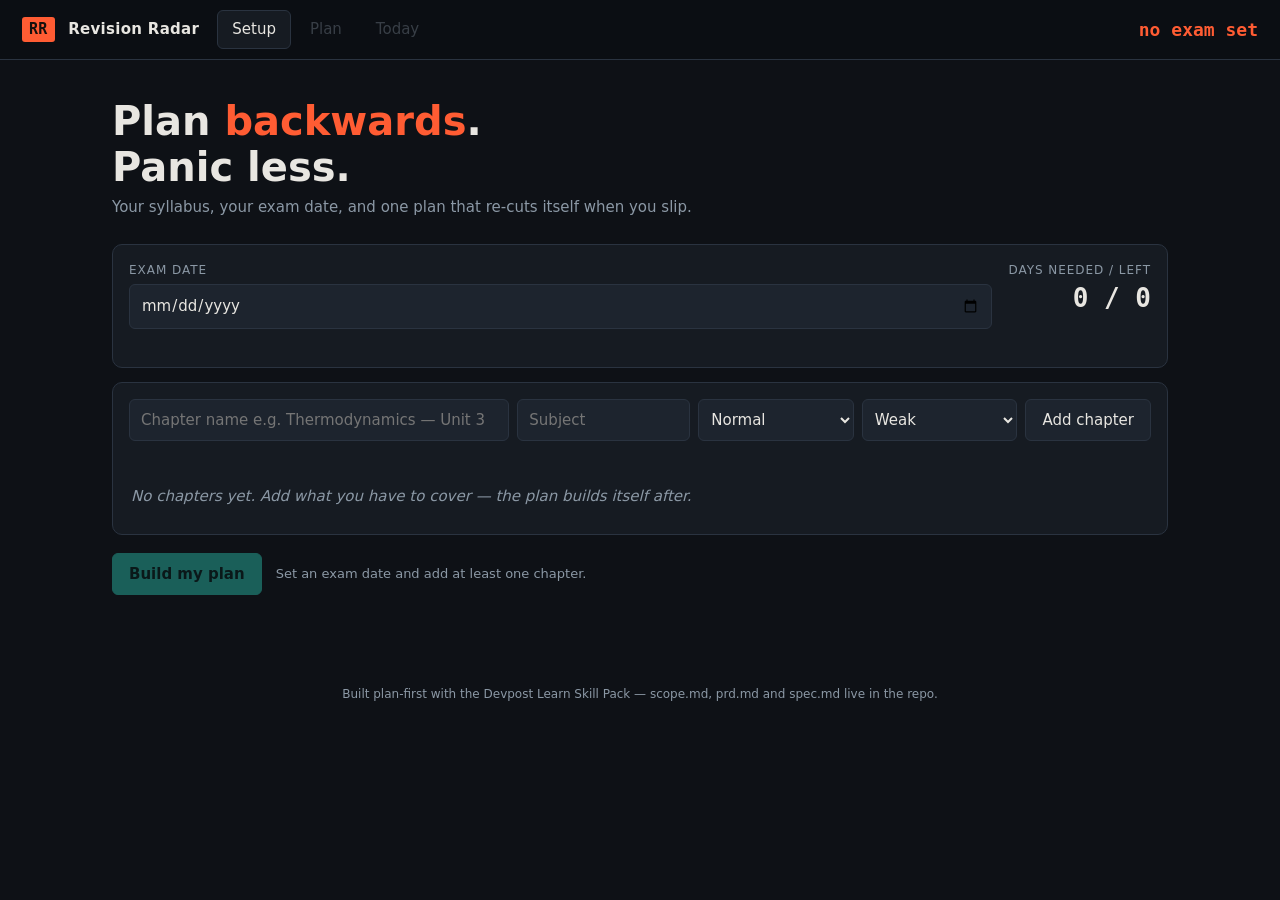
<file: index.html>
<!DOCTYPE html>
<html lang="en">
<head>
<meta charset="UTF-8">
<meta name="viewport" content="width=device-width, initial-scale=1.0">
<title>Revision Radar — plan backwards, panic less</title>
<meta name="description" content="Turn a syllabus and an exam date into a day-by-day revision plan that re-cuts itself when you slip.">
<link rel="stylesheet" href="styles.css">
</head>
<body>
<header class="topbar">
  <div class="brand"><span class="brand-mark">RR</span> Revision Radar</div>
  <nav class="tabs" id="tabs">
    <button data-view="setup" class="tab active">Setup</button>
    <button data-view="plan" class="tab" id="tabPlan" disabled>Plan</button>
    <button data-view="today" class="tab" id="tabToday" disabled>Today</button>
  </nav>
  <div class="countdown" id="countdown" title="Time until exam">--</div>
</header>

<main>
  <!-- SETUP -->
  <section id="view-setup" class="view active">
    <div class="hero">
      <h1>Plan <span class="hl">backwards</span>.<br>Panic less.</h1>
      <p class="sub">Your syllabus, your exam date, and one plan that re-cuts itself when you slip.</p>
    </div>
    <div class="panel">
      <div class="field-row">
        <div class="field grow">
          <label for="examDate">Exam date</label>
          <input type="date" id="examDate">
          <div class="err" id="dateErr"></div>
        </div>
        <div class="field meter-box">
          <span class="meter-label">days needed / left</span>
          <span class="meter" id="meter">0 / 0</span>
        </div>
      </div>
    </div>
    <div class="panel">
      <div class="add-row" id="addRow">
        <input type="text" id="chName" placeholder="Chapter name e.g. Thermodynamics — Unit 3">
        <input type="text" id="chSubject" placeholder="Subject">
        <select id="chWeight">
          <option value="heavy">Heavy weight</option>
          <option value="normal" selected>Normal</option>
          <option value="light">Light</option>
        </select>
        <select id="chConf">
          <option value="weak" selected>Weak</option>
          <option value="okay">Okay</option>
          <option value="strong">Strong</option>
        </select>
        <button id="addBtn" class="btn">Add chapter</button>
      </div>
      <div class="err" id="chErr"></div>
      <div id="chList" class="ch-list"></div>
      <div class="empty" id="chEmpty">No chapters yet. Add what you have to cover — the plan builds itself after.</div>
    </div>
    <div class="action-bar">
      <button id="buildBtn" class="btn primary" disabled>Build my plan</button>
      <div class="hint" id="buildHint">Set an exam date and add at least one chapter.</div>
    </div>
  </section>

  <!-- PLAN -->
  <section id="view-plan" class="view">
    <div class="plan-head">
      <div>
        <h2 id="examLine">Exam in -- days</h2>
        <div class="meter-line">days needed <b id="meter2">0/0</b> <span id="panicFlag" class="panic hidden">PANIC</span></div>
      </div>
      <div class="plan-actions">
        <button id="replanBtn" class="btn">Re-plan</button>
        <button id="slipBtn" class="btn warn">I slipped a day</button>
        <button id="backBtn" class="btn ghost">Edit syllabus</button>
      </div>
    </div>
    <div class="banner hidden" id="cutBanner"></div>
    <div class="progress-strip"><div class="progress" id="progress"></div></div>
    <div class="day-rail" id="dayRail"></div>
  </section>

  <!-- TODAY -->
  <section id="view-today" class="view">
    <div class="today-card" id="todayCard"></div>
    <div class="today-links"><a href="#" data-goto="plan">See the whole plan</a> · <a href="#" data-goto="setup">Edit syllabus</a></div>
  </section>
</main>

<footer class="foot">Built plan-first with the Devpost Learn Skill Pack — scope.md, prd.md and spec.md live in the repo.</footer>
<script src="plan.js"></script>
<script src="app.js"></script>
</body>
</html>
</file>
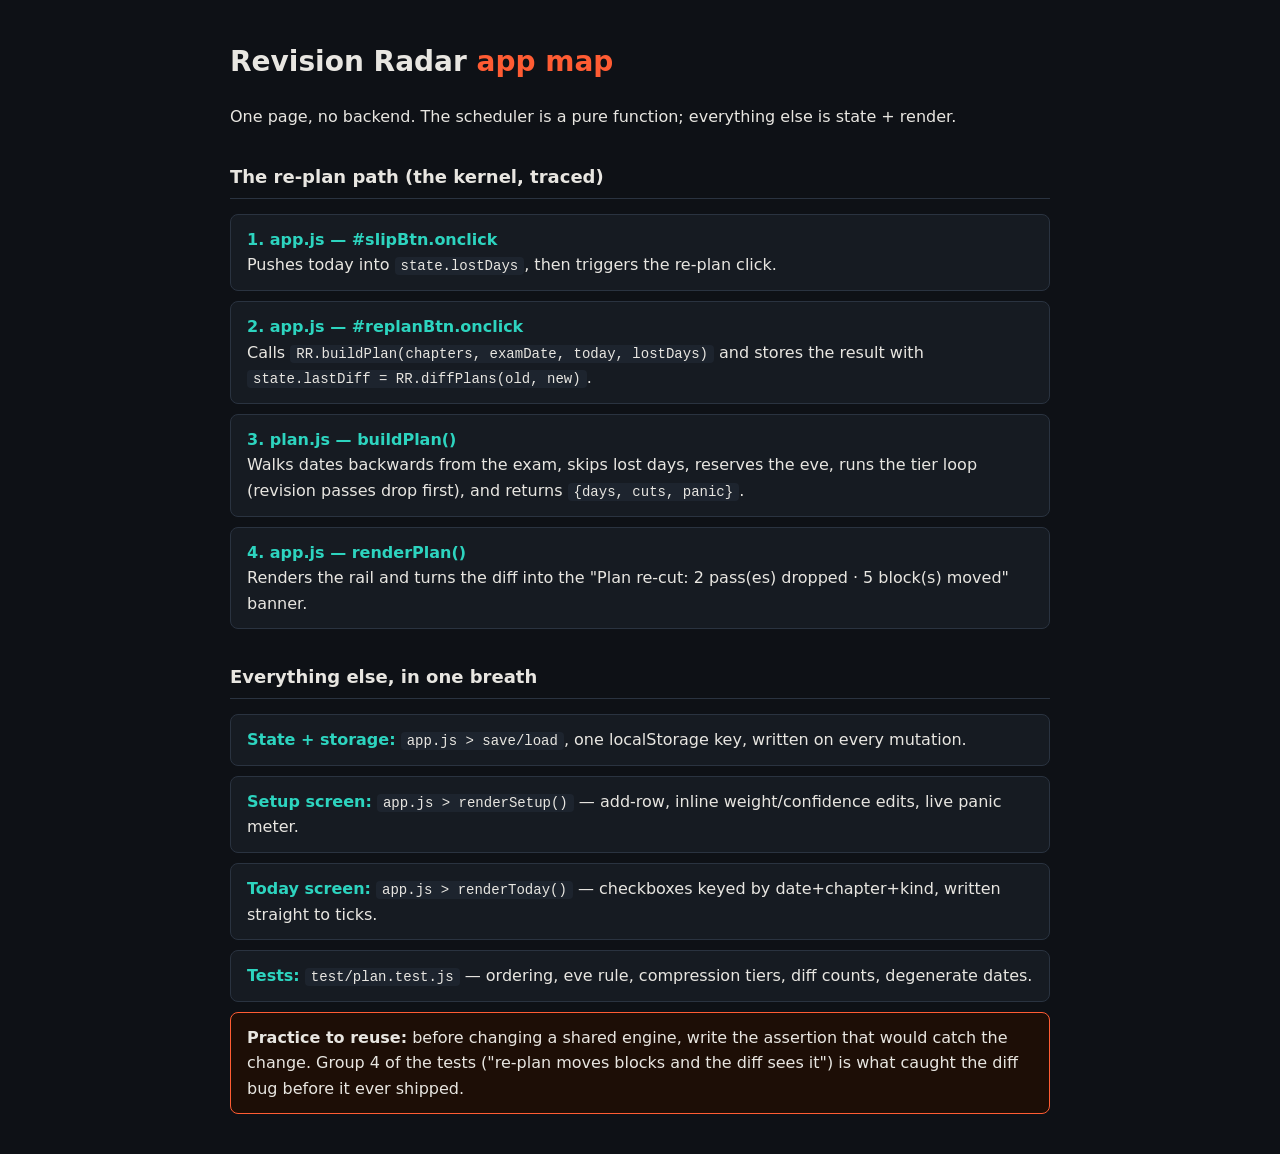
<file: devpost/app-map.html>
<!DOCTYPE html>
<html lang="en">
<head>
<meta charset="UTF-8">
<title>Revision Radar — App Map</title>
<style>
  body { font-family: system-ui, sans-serif; background: #0e1116; color: #e8e6e1; max-width: 820px; margin: 40px auto; padding: 0 20px; line-height: 1.6; }
  h1 { font-size: 28px; } h1 span { color: #ff5c33; }
  h2 { font-size: 18px; border-bottom: 1px solid #2a3340; padding-bottom: 6px; margin-top: 34px; }
  code { background: #1d242e; padding: 1px 6px; border-radius: 4px; font-size: 14px; }
  .stop { background: #161b22; border: 1px solid #2a3340; border-radius: 8px; padding: 12px 16px; margin: 10px 0; }
  .stop b { color: #2dd4bf; }
  .practice { background: #1d0e06; border: 1px solid #ff5c33; border-radius: 8px; padding: 12px 16px; }
</style>
</head>
<body>
<h1>Revision Radar <span>app map</span></h1>
<p>One page, no backend. The scheduler is a pure function; everything else is state + render.</p>

<h2>The re-plan path (the kernel, traced)</h2>
<div class="stop"><b>1. app.js — #slipBtn.onclick</b><br>Pushes today into <code>state.lostDays</code>, then triggers the re-plan click.</div>
<div class="stop"><b>2. app.js — #replanBtn.onclick</b><br>Calls <code>RR.buildPlan(chapters, examDate, today, lostDays)</code> and stores the result with <code>state.lastDiff = RR.diffPlans(old, new)</code>.</div>
<div class="stop"><b>3. plan.js — buildPlan()</b><br>Walks dates backwards from the exam, skips lost days, reserves the eve, runs the tier loop (revision passes drop first), and returns <code>{days, cuts, panic}</code>.</div>
<div class="stop"><b>4. app.js — renderPlan()</b><br>Renders the rail and turns the diff into the "Plan re-cut: 2 pass(es) dropped · 5 block(s) moved" banner.</div>

<h2>Everything else, in one breath</h2>
<div class="stop"><b>State + storage:</b> <code>app.js > save/load</code>, one localStorage key, written on every mutation.</div>
<div class="stop"><b>Setup screen:</b> <code>app.js > renderSetup()</code> — add-row, inline weight/confidence edits, live panic meter.</div>
<div class="stop"><b>Today screen:</b> <code>app.js > renderToday()</code> — checkboxes keyed by date+chapter+kind, written straight to ticks.</div>
<div class="stop"><b>Tests:</b> <code>test/plan.test.js</code> — ordering, eve rule, compression tiers, diff counts, degenerate dates.</div>

<div class="practice"><b>Practice to reuse:</b> before changing a shared engine, write the assertion that would catch the change. Group 4 of the tests ("re-plan moves blocks and the diff sees it") is what caught the diff bug before it ever shipped.</div>
</body>
</html>
</file>
<file: styles.css>
/* Revision Radar — exam-week war room theme */
:root {
  --ink: #0e1116;
  --panel: #161b22;
  --panel-2: #1d242e;
  --line: #2a3340;
  --text: #e8e6e1;
  --muted: #8b98a5;
  --alarm: #ff5c33;
  --teal: #2dd4bf;
  --mono: ui-monospace, "SF Mono", "Cascadia Mono", Menlo, Consolas, monospace;
  --sans: system-ui, "Segoe UI", Roboto, "Helvetica Neue", sans-serif;
}
* { box-sizing: border-box; }
body {
  margin: 0; background: var(--ink); color: var(--text);
  font-family: var(--sans); font-size: 15px; line-height: 1.5;
}
button, input, select { font: inherit; color: inherit; }
a { color: var(--teal); }

/* top bar */
.topbar {
  display: flex; align-items: center; gap: 18px;
  padding: 10px 22px; border-bottom: 1px solid var(--line);
  background: #0b0e13; position: sticky; top: 0; z-index: 5;
}
.brand { font-weight: 700; letter-spacing: .02em; white-space: nowrap; }
.brand-mark {
  display: inline-block; background: var(--alarm); color: #14100d;
  font-family: var(--mono); font-weight: 700; padding: 1px 7px; margin-right: 8px;
  border-radius: 3px;
}
.tabs { display: flex; gap: 4px; flex: 1; }
.tab {
  background: none; border: 1px solid transparent; color: var(--muted);
  padding: 7px 14px; border-radius: 6px; cursor: pointer;
}
.tab.active { color: var(--text); border-color: var(--line); background: var(--panel); }
.tab:disabled { opacity: .35; cursor: default; }
.countdown {
  font-family: var(--mono); font-size: 18px; font-weight: 700; color: var(--alarm);
  white-space: nowrap;
}
.countdown.calm { color: var(--teal); }

main { max-width: 1100px; margin: 0 auto; padding: 26px 22px 60px; }
.view { display: none; }
.view.active { display: block; }

/* setup */
.hero { margin: 12px 0 26px; }
.hero h1 { font-size: 40px; margin: 0 0 6px; line-height: 1.15; }
.hero .hl { color: var(--alarm); }
.sub { color: var(--muted); margin: 0; }
.panel {
  background: var(--panel); border: 1px solid var(--line); border-radius: 10px;
  padding: 16px; margin-bottom: 14px;
}
.field-row { display: flex; gap: 16px; align-items: flex-start; flex-wrap: wrap; }
.field label { display: block; font-size: 12px; text-transform: uppercase; letter-spacing: .08em; color: var(--muted); margin-bottom: 5px; }
.field.grow { flex: 1; min-width: 220px; }
input[type="date"], input[type="text"] {
  width: 100%; background: var(--panel-2); border: 1px solid var(--line);
  border-radius: 6px; padding: 9px 11px; color: var(--text);
}
input:focus, select:focus { outline: 1px solid var(--teal); }
.meter-box { text-align: right; }
.meter-label { display: block; font-size: 12px; text-transform: uppercase; letter-spacing: .08em; color: var(--muted); }
.meter { font-family: var(--mono); font-size: 26px; font-weight: 700; }
.meter.hot { color: var(--alarm); }
.err { color: var(--alarm); font-size: 13px; min-height: 18px; margin-top: 4px; }
.add-row { display: grid; grid-template-columns: 2.2fr 1fr .9fr .9fr auto; gap: 8px; }
select {
  background: var(--panel-2); border: 1px solid var(--line); border-radius: 6px; padding: 9px 8px;
}
.btn {
  background: var(--panel-2); border: 1px solid var(--line); border-radius: 6px;
  padding: 9px 16px; cursor: pointer; color: var(--text);
}
.btn:hover { border-color: var(--muted); }
.btn:disabled { opacity: .4; cursor: default; }
.btn.primary { background: var(--teal); border-color: var(--teal); color: #06231f; font-weight: 700; }
.btn.warn { background: #3a1508; border-color: var(--alarm); color: var(--alarm); }
.btn.ghost { background: none; color: var(--muted); }
.ch-list { margin-top: 12px; display: flex; flex-direction: column; gap: 6px; }
.ch-row {
  display: grid; grid-template-columns: 2.2fr 1fr .9fr .9fr auto; gap: 8px; align-items: center;
  background: var(--panel-2); border: 1px solid var(--line); border-radius: 6px; padding: 8px 10px;
}
.ch-name { font-weight: 600; }
.ch-sub { color: var(--muted); font-size: 13px; }
.ch-row select { padding: 5px 6px; font-size: 13px; }
.rm {
  background: none; border: none; color: var(--muted); cursor: pointer; font-size: 16px; padding: 4px 8px;
}
.rm:hover { color: var(--alarm); }
.empty { color: var(--muted); font-style: italic; padding: 10px 2px; }
.action-bar { display: flex; align-items: center; gap: 14px; margin-top: 18px; }
.hint { color: var(--muted); font-size: 13px; }

/* plan */
.plan-head { display: flex; justify-content: space-between; align-items: flex-start; gap: 16px; flex-wrap: wrap; margin-bottom: 12px; }
.plan-head h2 { margin: 0 0 4px; font-size: 26px; }
.meter-line { color: var(--muted); }
.meter-line b { color: var(--text); font-family: var(--mono); }
.panic {
  display: inline-block; background: var(--alarm); color: #14100d; font-family: var(--mono);
  font-weight: 700; font-size: 12px; padding: 1px 8px; border-radius: 3px; margin-left: 8px;
}
.plan-actions { display: flex; gap: 8px; flex-wrap: wrap; }
.banner {
  background: #2b1608; border: 1px solid var(--alarm); color: #ffd9cc;
  border-radius: 8px; padding: 10px 14px; margin-bottom: 12px; font-size: 14px;
}
.progress-strip { height: 6px; background: var(--panel-2); border-radius: 3px; margin-bottom: 16px; overflow: hidden; }
.progress { height: 100%; width: 0; background: var(--teal); transition: width .3s; }
.day-rail {
  display: grid; grid-auto-flow: column; grid-auto-columns: minmax(148px, 1fr);
  gap: 10px; overflow-x: auto; padding-bottom: 10px;
}
.day-card {
  background: var(--panel); border: 1px solid var(--line); border-radius: 10px;
  padding: 10px; min-height: 130px;
}
.day-card.today { border-color: var(--teal); }
.day-card.missed { opacity: .55; }
.day-card.exam { border-color: var(--alarm); background: #1d0e06; text-align: center; }
.day-num { font-family: var(--mono); font-size: 22px; font-weight: 700; }
.day-date { color: var(--muted); font-size: 12px; margin-bottom: 8px; }
.day-tag { font-size: 11px; text-transform: uppercase; letter-spacing: .06em; color: var(--muted); }
.block {
  border-left: 3px solid var(--line); padding: 4px 6px; margin: 5px 0; font-size: 13px;
  border-radius: 0 4px 4px 0; background: var(--panel-2);
}
.block .b-kind { display: block; font-size: 11px; color: var(--muted); }
.block.done { opacity: .45; text-decoration: line-through; border-left-color: var(--teal); }
.block.rev { border-left-color: #c084fc; }
.missed-flag { color: var(--alarm); font-size: 11px; text-transform: uppercase; letter-spacing: .06em; }

/* today */
.today-card { background: var(--panel); border: 1px solid var(--line); border-radius: 10px; padding: 20px; max-width: 640px; }
.today-card h2 { margin: 0 0 2px; font-size: 24px; }
.today-date { color: var(--muted); margin-bottom: 14px; }
.todo {
  display: flex; align-items: center; gap: 10px; background: var(--panel-2);
  border: 1px solid var(--line); border-radius: 6px; padding: 11px 12px; margin: 8px 0;
}
.todo input[type="checkbox"] { width: 18px; height: 18px; accent-color: var(--teal); cursor: pointer; }
.todo.done label { text-decoration: line-through; color: var(--muted); }
.todo .t-kind { font-size: 11px; color: var(--muted); text-transform: uppercase; letter-spacing: .06em; margin-left: auto; }
.next-up { color: var(--muted); font-size: 13px; margin-top: 12px; }
.done-line { color: var(--teal); font-weight: 600; }
.today-links { margin-top: 14px; }
.foot { text-align: center; color: var(--muted); font-size: 12px; padding: 30px 0 18px; }
.hidden { display: none; }
@media (max-width: 720px) {
  .add-row, .ch-row { grid-template-columns: 1fr 1fr; }
  .hero h1 { font-size: 30px; }
}
</file>
